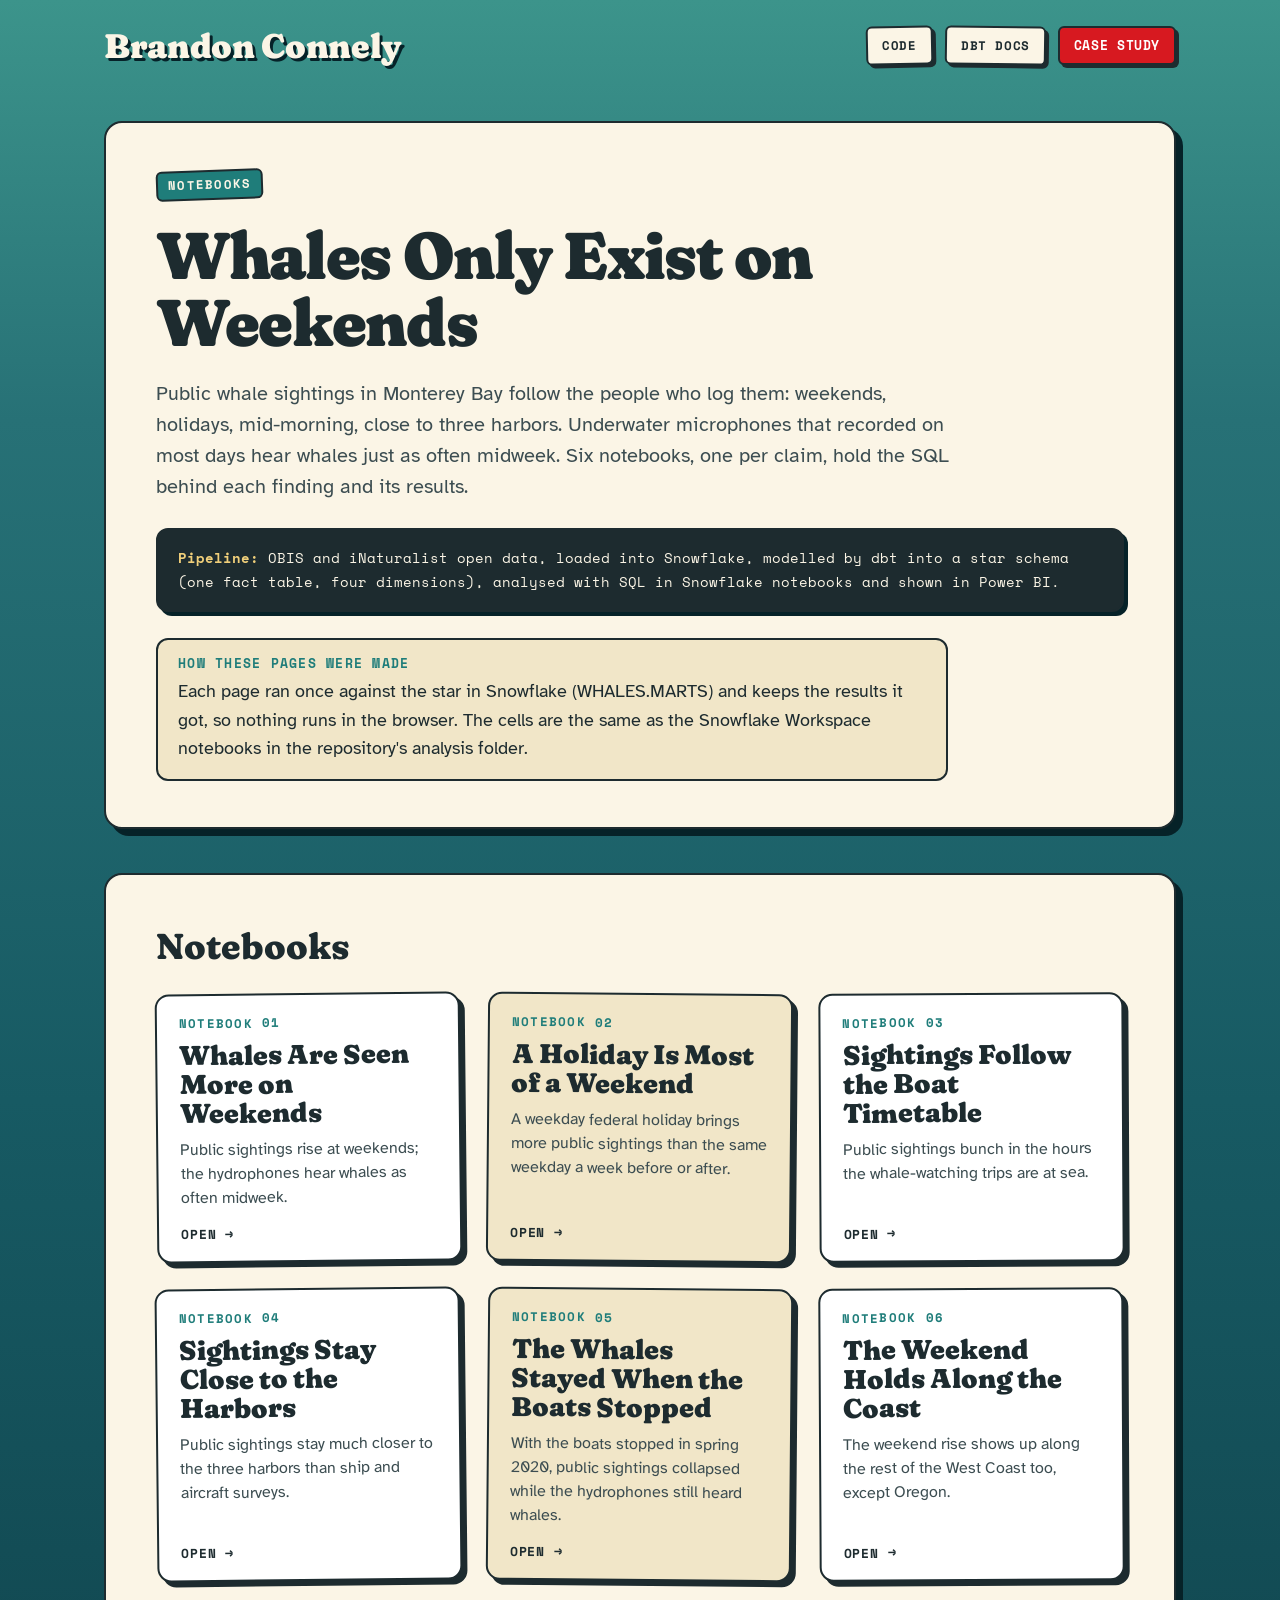
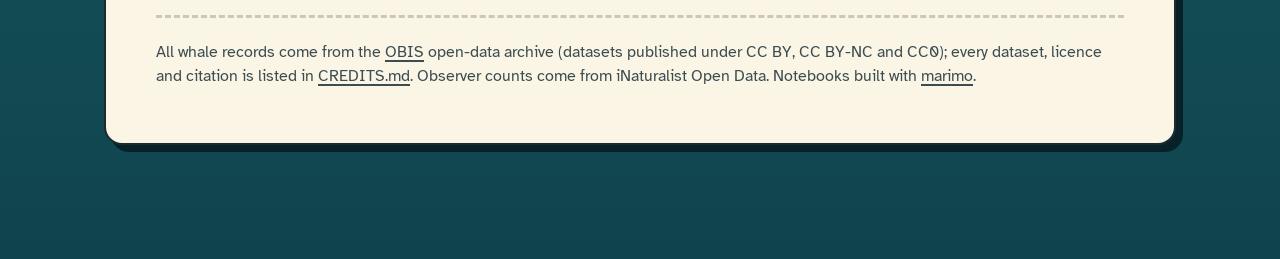
<file: docs/index.html>
<!doctype html>
<html lang="en">
<head>
<meta charset="utf-8">
<meta name="viewport" content="width=device-width, initial-scale=1">
<title>Whales Only Exist on Weekends · Notebooks</title>
<meta name="description" content="The six notebooks behind Whales Only Exist on Weekends: the SQL each claim rests on, run in Snowflake, with its results.">
<link rel="preconnect" href="https://fonts.googleapis.com">
<link rel="preconnect" href="https://fonts.gstatic.com" crossorigin>
<link rel="stylesheet" href="https://fonts.googleapis.com/css2?family=Atkinson+Hyperlegible:ital,wght@0,400;0,700;1,400&family=Fraunces:opsz,wght,SOFT,WONK@9..144,700..900,0..100,0..1&family=Space+Mono:wght@400;700&display=swap">
<script src="site.js"></script>
<style>
  /* In the style of brandonconnely.com: the page is the water, what is on it sits on cream panels drawn in a
     thick ink line with a hard shadow, and the buttons are chunky and press in. */
  :root {
    --bg: #0a2c33; --cream: #fbf5e6; --sand: #f1e6c8;
    --ink: #1d2b2f; --ink-2: #3c4d51; --teal: #1f7d7a; --red: #d71920; --shadow: #062228;
    --display: 'Fraunces', Georgia, serif;
    --body: 'Atkinson Hyperlegible', system-ui, -apple-system, 'Segoe UI', sans-serif;
    --mono: 'Space Mono', 'Courier New', monospace;
  }
  * { box-sizing: border-box; }
  html { background: var(--bg); }
  body {
    margin: 0; min-height: 100vh; color: var(--ink); font: 400 18px/1.6 var(--body);
    -webkit-font-smoothing: antialiased; overflow-x: clip;
    background-color: var(--bg);
    background-image: linear-gradient(180deg, #3c948b 0, #277176 420px, #175a63 1100px, #0f4049 2000px, var(--bg) 100%);
  }
  a { color: inherit; text-decoration-thickness: 1.5px; text-underline-offset: 3px; }
  :focus-visible { outline: 3px solid var(--red); outline-offset: 3px; border-radius: 6px; }
  .wrap { max-width: 1120px; margin: 0 auto; padding: 0 24px; }

  .top { display: flex; align-items: center; flex-wrap: wrap; gap: 18px 24px; padding: 26px 0 8px; }
  .brand {
    margin-right: auto; color: var(--cream); text-decoration: none;
    font: 900 34px/1 var(--display); font-variation-settings: 'SOFT' 100, 'WONK' 1; letter-spacing: -0.01em;
    text-shadow: 3px 3px 0 var(--shadow);
  }
  .nav { display: flex; flex-wrap: wrap; gap: 12px; }
  .btn {
    display: inline-flex; align-items: center; gap: 8px; padding: 10px 14px;
    font: 700 12.5px/1.2 var(--mono); letter-spacing: 0.05em; text-transform: uppercase; text-decoration: none;
    color: var(--ink); background: var(--cream); border: 2px solid var(--ink); border-radius: 6px;
    box-shadow: 3px 3px 0 var(--ink); transform: rotate(var(--tilt, 0deg));
    transition: transform 0.12s ease, box-shadow 0.12s ease, background-color 0.12s ease;
  }
  .btn:hover { background: #fff; transform: rotate(var(--tilt, 0deg)) translate(-1px, -2px); box-shadow: 4px 5px 0 var(--ink); }
  .btn:active { transform: rotate(var(--tilt, 0deg)) translate(2px, 2px); box-shadow: 1px 1px 0 var(--ink); }
  .nav .btn:nth-child(1) { --tilt: -1.2deg; }
  .nav .btn:nth-child(2) { --tilt: 0.8deg; }
  .btn.red { color: #fff; background: var(--red); }
  .btn.red:hover { background: #e5342b; }

  main { padding: 48px 0 70px; }
  .panel {
    position: relative; margin: 0 0 44px; padding: 46px 50px;
    background: var(--cream); border: 2.5px solid var(--ink); border-radius: 18px; box-shadow: 7px 7px 0 var(--shadow);
  }
  .kicker {
    display: inline-block; margin: 0 0 22px; padding: 7px 10px 6px; transform: rotate(-2deg);
    font: 700 12.5px/1 var(--mono); letter-spacing: 0.1em; text-transform: uppercase;
    color: var(--cream); background: var(--teal); border: 2px solid var(--ink); border-radius: 6px;
  }
  h1, h2 { font-family: var(--display); font-variation-settings: 'SOFT' 100, 'WONK' 1; color: var(--ink); }
  h1 { margin: 0; font-size: clamp(38px, 6vw, 66px); font-weight: 900; line-height: 1.02; letter-spacing: -0.02em; }
  .lede { max-width: 62ch; margin: 22px 0 0; font-size: 20px; line-height: 1.55; color: var(--ink-2); }
  .prose { max-width: 66ch; }
  .prose p { margin: 0 0 1em; }
  .pipeline {
    margin: 26px 0 0; padding: 16px 20px; font: 400 14px/1.7 var(--mono); color: var(--cream);
    background: var(--ink); border: 2.5px solid var(--ink); border-radius: 12px; box-shadow: 4px 4px 0 var(--shadow);
  }
  .pipeline b { color: #f0cf7a; font-weight: 700; }
  .callout { max-width: 66ch; margin: 26px 0 0; padding: 16px 20px; background: var(--sand); border: 2px solid var(--ink); border-radius: 12px; }
  .callout p { margin: 0; }
  .callout .k { margin-bottom: 6px; font: 700 12.5px/1.2 var(--mono); letter-spacing: 0.1em; text-transform: uppercase; color: var(--teal); }
  .h2 { margin: 6px 0 26px; font-size: clamp(28px, 3.6vw, 36px); font-weight: 800; line-height: 1.1; }

  .cards { list-style: none; margin: 0; padding: 0; display: grid; grid-template-columns: repeat(3, minmax(0, 1fr)); gap: 26px; }
  .card {
    display: flex; flex-direction: column; height: 100%; padding: 22px 22px 20px; text-decoration: none;
    color: var(--ink); background: #fff; border: 2.5px solid var(--ink); border-radius: 14px; box-shadow: 5px 5px 0 var(--ink);
    transform: rotate(var(--tilt, 0deg)); transition: transform 0.15s ease, box-shadow 0.15s ease;
  }
  .cards li:nth-child(3n+1) .card { --tilt: -0.6deg; }
  .cards li:nth-child(3n+2) .card { --tilt: 0.5deg; background: var(--sand); }
  .cards li:nth-child(3n) .card { --tilt: -0.3deg; }
  .card:hover { transform: rotate(var(--tilt)) translate(-2px, -4px); box-shadow: 7px 9px 0 var(--ink); }
  .card:active { transform: rotate(var(--tilt)) translate(3px, 3px); box-shadow: 2px 2px 0 var(--ink); }
  .card-num { font: 700 12.5px/1 var(--mono); letter-spacing: 0.1em; text-transform: uppercase; color: var(--teal); }
  .card-name { margin: 10px 0 10px; font: 900 27px/1.08 var(--display); font-variation-settings: 'SOFT' 100, 'WONK' 1; }
  .card-line { margin: 0 0 18px; font-size: 16px; line-height: 1.5; color: var(--ink-2); }
  .card-go { margin-top: auto; font: 700 13px/1 var(--mono); letter-spacing: 0.06em; text-transform: uppercase; }
  .card-go::after { content: ' →'; }

  .credits { margin: 34px 0 0; padding-top: 22px; border-top: 3px dashed rgba(29, 43, 47, 0.22); font-size: 15.5px; color: var(--ink-2); }
  .credits p { margin: 0 0 8px; }

  @media (max-width: 900px) { .cards { grid-template-columns: repeat(2, minmax(0, 1fr)); } }
  @media (max-width: 760px) {
    body { font-size: 16.5px; }
    .wrap { padding: 0 16px; }
    .top { padding-top: 18px; }
    .brand { font-size: 26px; }
    .nav { width: 100%; gap: 9px; }
    .btn { padding: 9px 10px; font-size: 11.5px; }
    main { padding-top: 36px; }
    .panel { padding: 28px 18px; margin-bottom: 36px; border-radius: 14px; box-shadow: 5px 5px 0 var(--shadow); }
    .lede { font-size: 18px; }
    .pipeline { padding: 12px 14px; font-size: 12.5px; }
    .cards { grid-template-columns: 1fr; gap: 20px; }
  }
</style>
</head>
<body>
<div class="wrap">
  <header class="top">
    <a class="brand" data-portfolio="home">Brandon Connely</a>
    <nav class="nav" aria-label="Site">
      <a class="btn" href="https://github.com/Boaxes/Whales-Only-Exist-on-Weekends">Code</a>
      <a class="btn" href="dbt/">dbt Docs</a>
      <a class="btn red" data-portfolio="case">Case Study</a>
    </nav>
  </header>

  <main>
    <section class="panel">
      <p class="kicker">Notebooks</p>
      <h1>Whales Only Exist on Weekends</h1>
      <p class="lede">Public whale sightings in Monterey Bay follow the people who log them: weekends, holidays,
        mid-morning, close to three harbors. Underwater microphones that recorded on most days hear whales just as
        often midweek. Six notebooks, one per claim, hold the SQL behind each finding and its results.</p>
      <div class="pipeline"><b>Pipeline:</b> OBIS and iNaturalist open data, loaded into Snowflake, modelled by dbt
        into a star schema (one fact table, four dimensions), analysed with SQL in Snowflake notebooks and shown in
        Power BI.</div>
      <div class="callout">
        <p class="k">How These Pages Were Made</p>
        <p>Each page ran once against the star in Snowflake (WHALES.MARTS) and keeps the results it got, so nothing
          runs in the browser. The cells are the same as the Snowflake Workspace notebooks in the repository's
          analysis folder.</p>
      </div>
    </section>

    <section class="panel">
      <h2 class="h2">Notebooks</h2>
      <ul class="cards">
        <li><a class="card" href="notebooks/01_weekends.html">
          <span class="card-num">Notebook 01</span>
          <span class="card-name">Whales Are Seen More on Weekends</span>
          <p class="card-line">Public sightings rise at weekends; the hydrophones hear whales as often midweek.</p>
          <span class="card-go">Open</span></a></li>
        <li><a class="card" href="notebooks/02_holidays.html">
          <span class="card-num">Notebook 02</span>
          <span class="card-name">A Holiday Is Most of a Weekend</span>
          <p class="card-line">A weekday federal holiday brings more public sightings than the same weekday a week before or after.</p>
          <span class="card-go">Open</span></a></li>
        <li><a class="card" href="notebooks/03_timetable.html">
          <span class="card-num">Notebook 03</span>
          <span class="card-name">Sightings Follow the Boat Timetable</span>
          <p class="card-line">Public sightings bunch in the hours the whale-watching trips are at sea.</p>
          <span class="card-go">Open</span></a></li>
        <li><a class="card" href="notebooks/04_harbors.html">
          <span class="card-num">Notebook 04</span>
          <span class="card-name">Sightings Stay Close to the Harbors</span>
          <p class="card-line">Public sightings stay much closer to the three harbors than ship and aircraft surveys.</p>
          <span class="card-go">Open</span></a></li>
        <li><a class="card" href="notebooks/05_lockdown.html">
          <span class="card-num">Notebook 05</span>
          <span class="card-name">The Whales Stayed When the Boats Stopped</span>
          <p class="card-line">With the boats stopped in spring 2020, public sightings collapsed while the hydrophones still heard whales.</p>
          <span class="card-go">Open</span></a></li>
        <li><a class="card" href="notebooks/06_coast.html">
          <span class="card-num">Notebook 06</span>
          <span class="card-name">The Weekend Holds Along the Coast</span>
          <p class="card-line">The weekend rise shows up along the rest of the West Coast too, except Oregon.</p>
          <span class="card-go">Open</span></a></li>
      </ul>
      <div class="credits">
        <p>All whale records come from the <a href="https://obis.org">OBIS</a> open-data archive (datasets published under
          CC BY, CC BY-NC and CC0); every dataset, licence and citation is listed in
          <a href="https://github.com/Boaxes/Whales-Only-Exist-on-Weekends/blob/main/CREDITS.md">CREDITS.md</a>.
          Observer counts come from iNaturalist Open Data. Notebooks built with <a href="https://marimo.io">marimo</a>.</p>
      </div>
    </section>
  </main>
</div>
</body>
</html>
</file>
